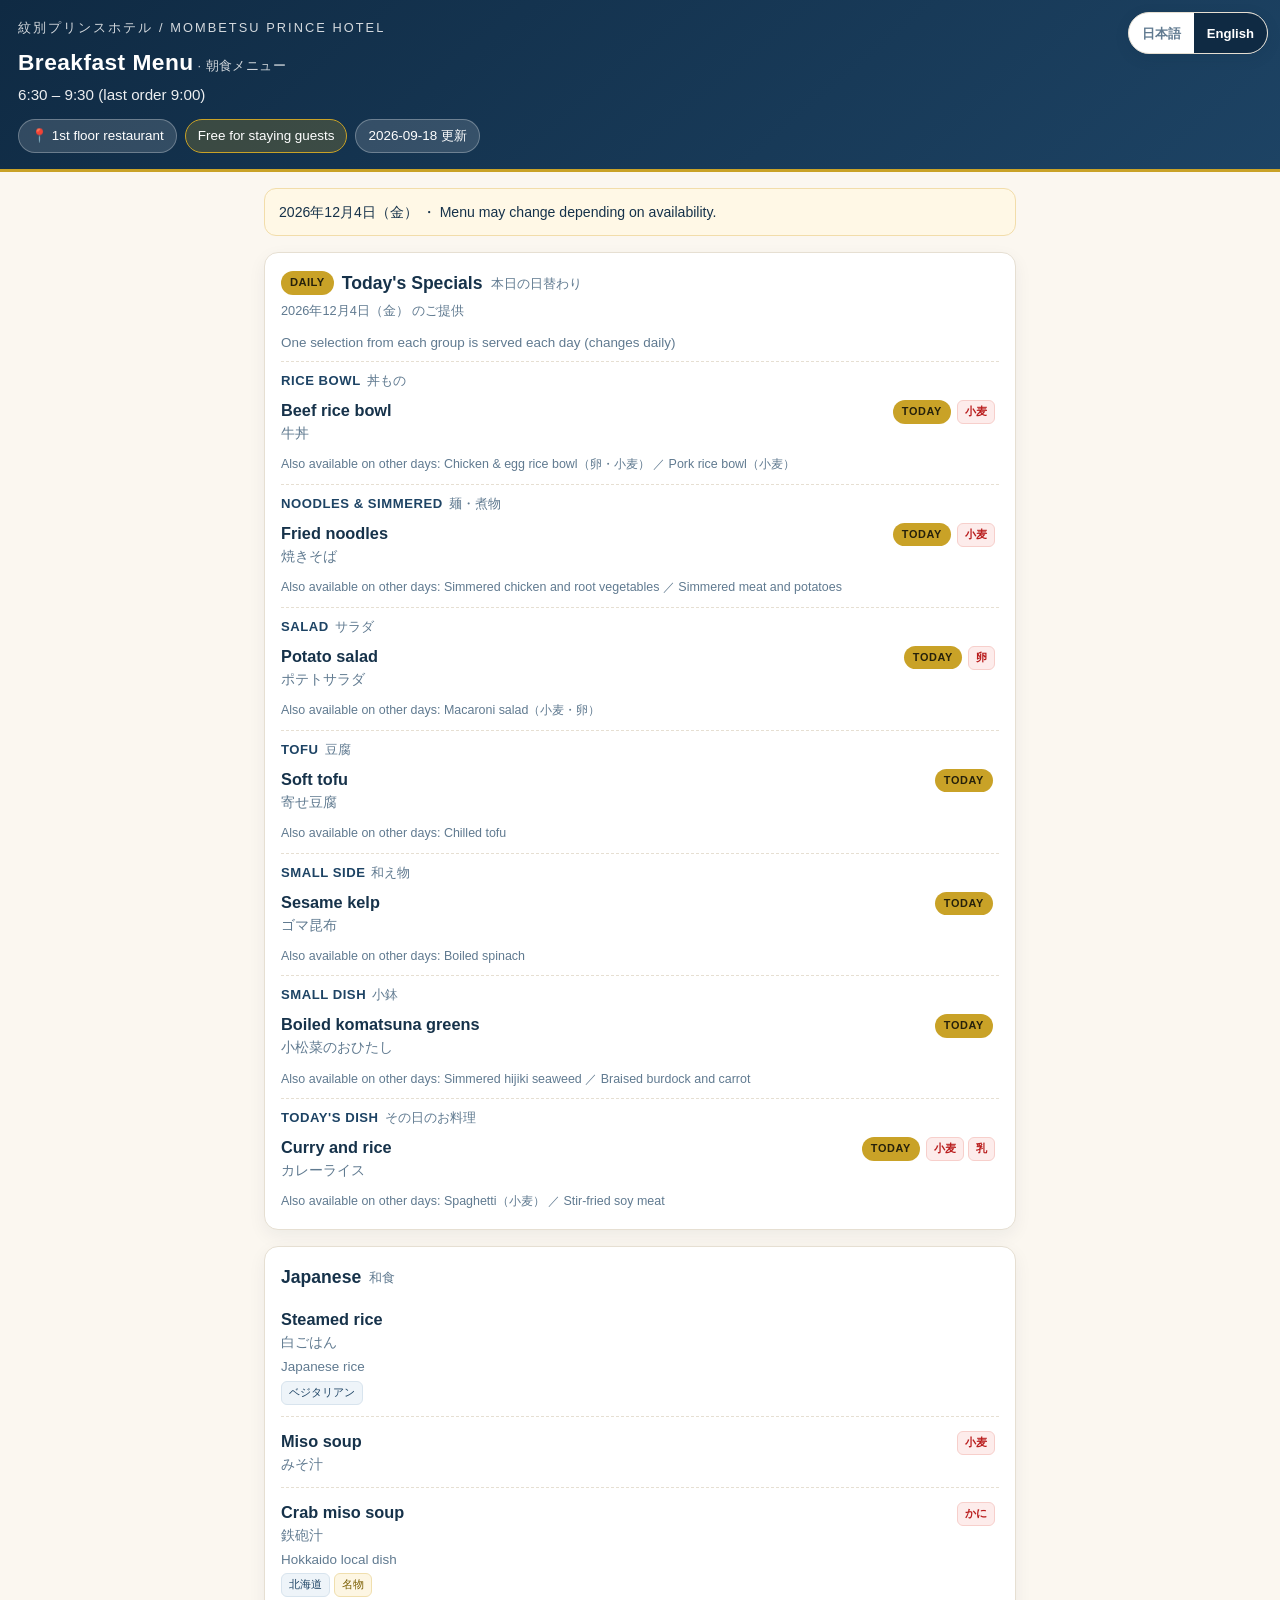
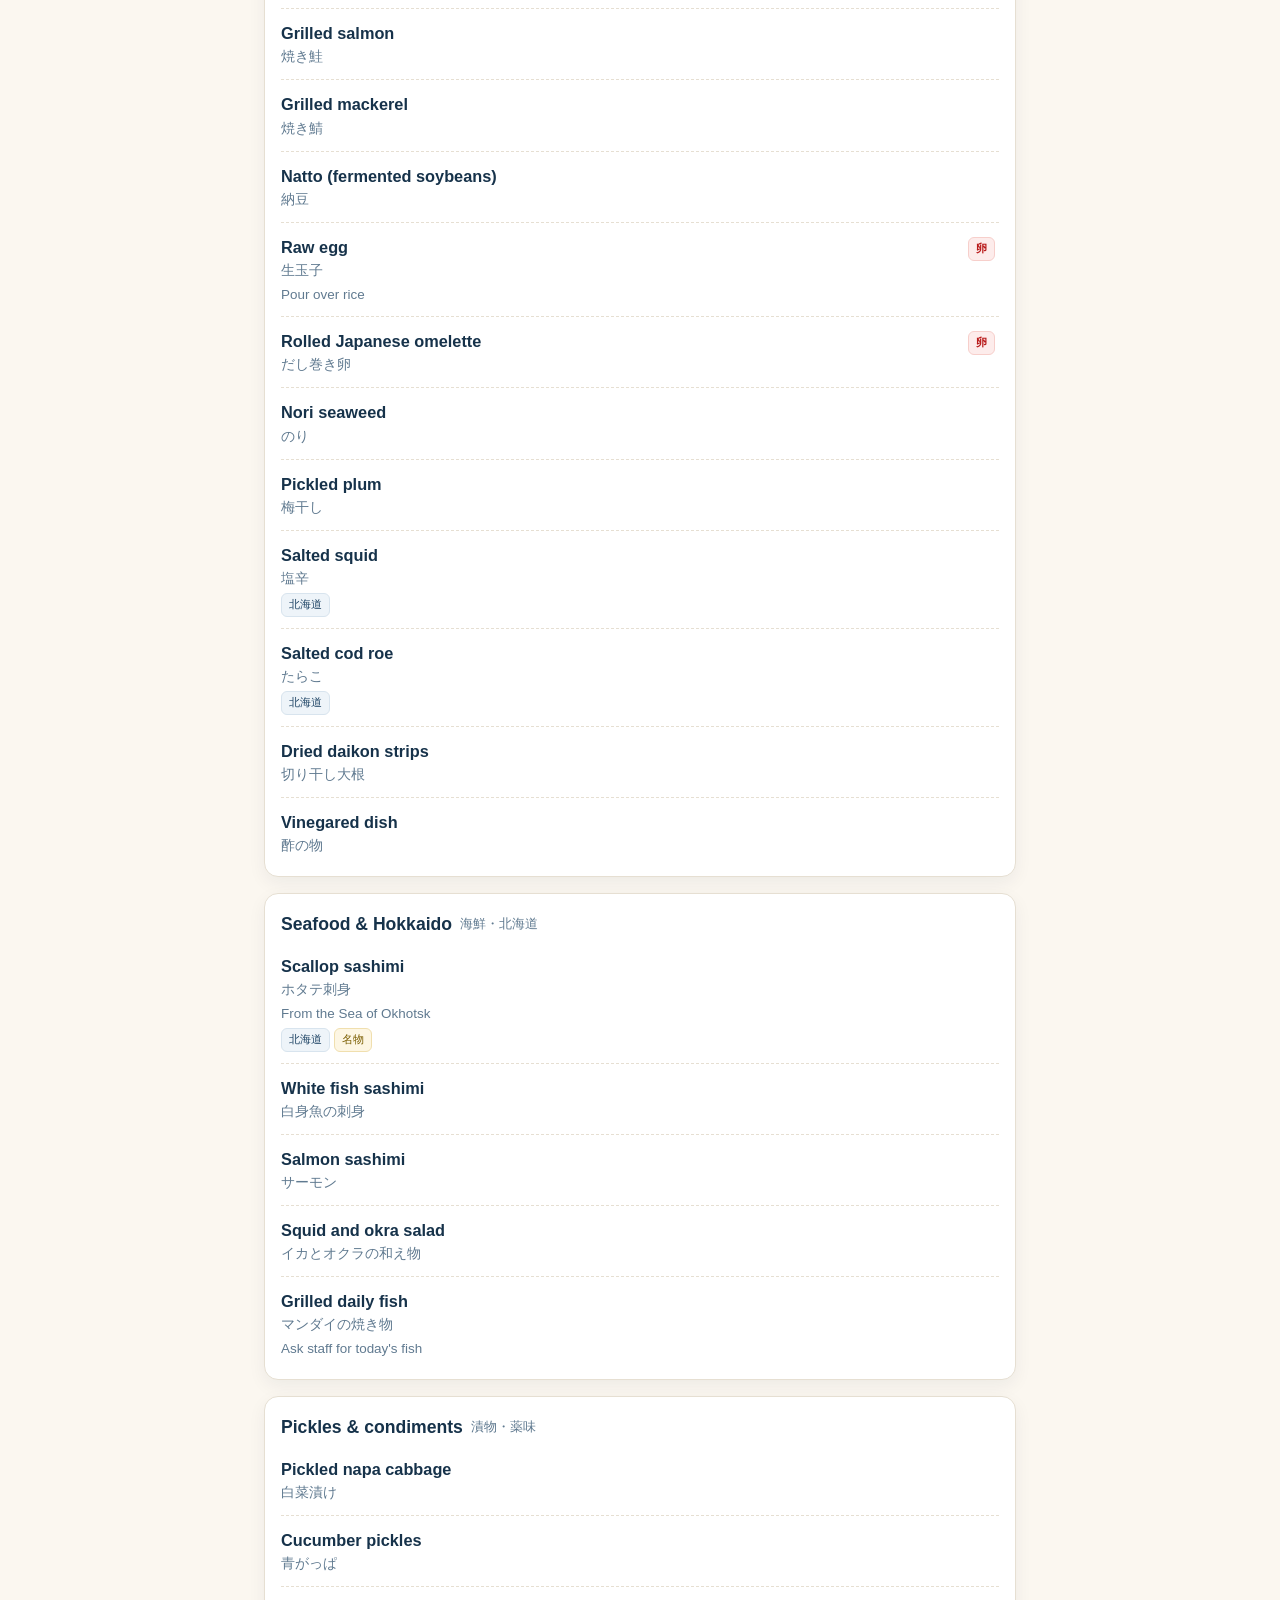
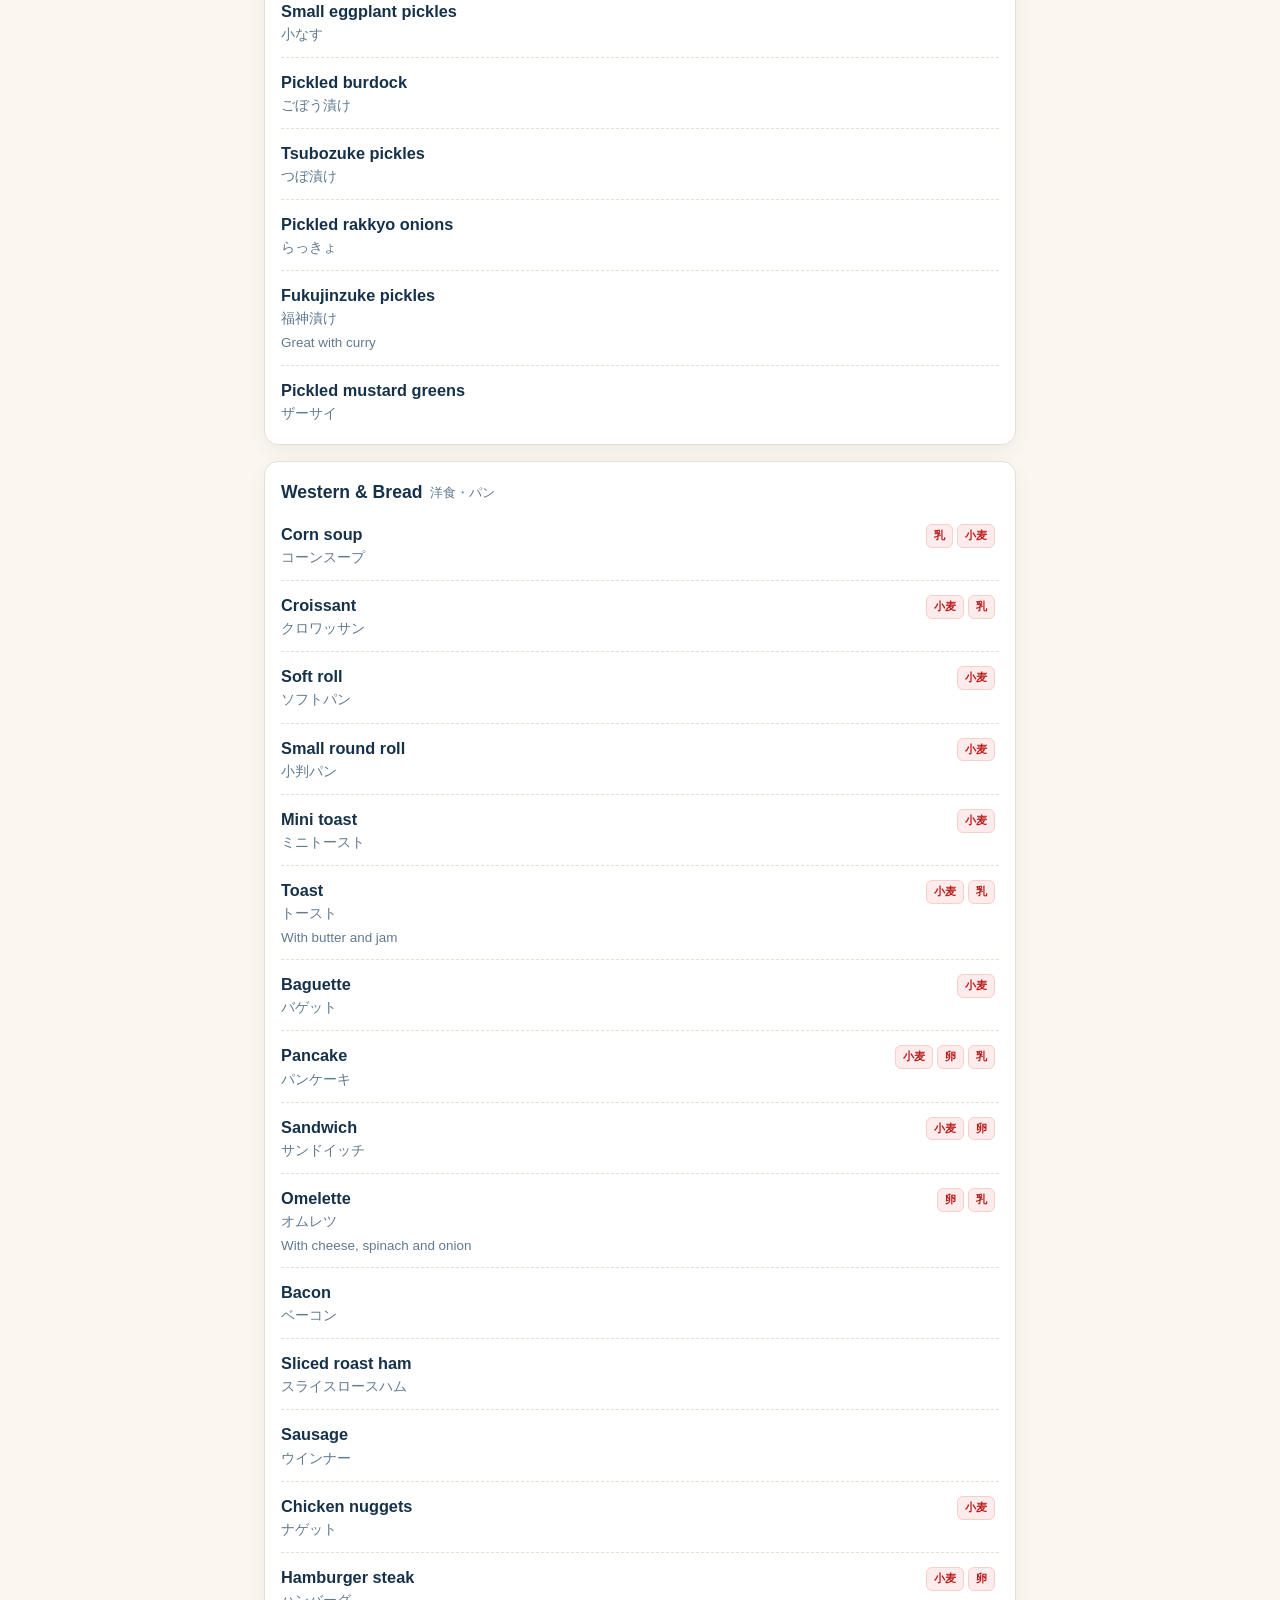
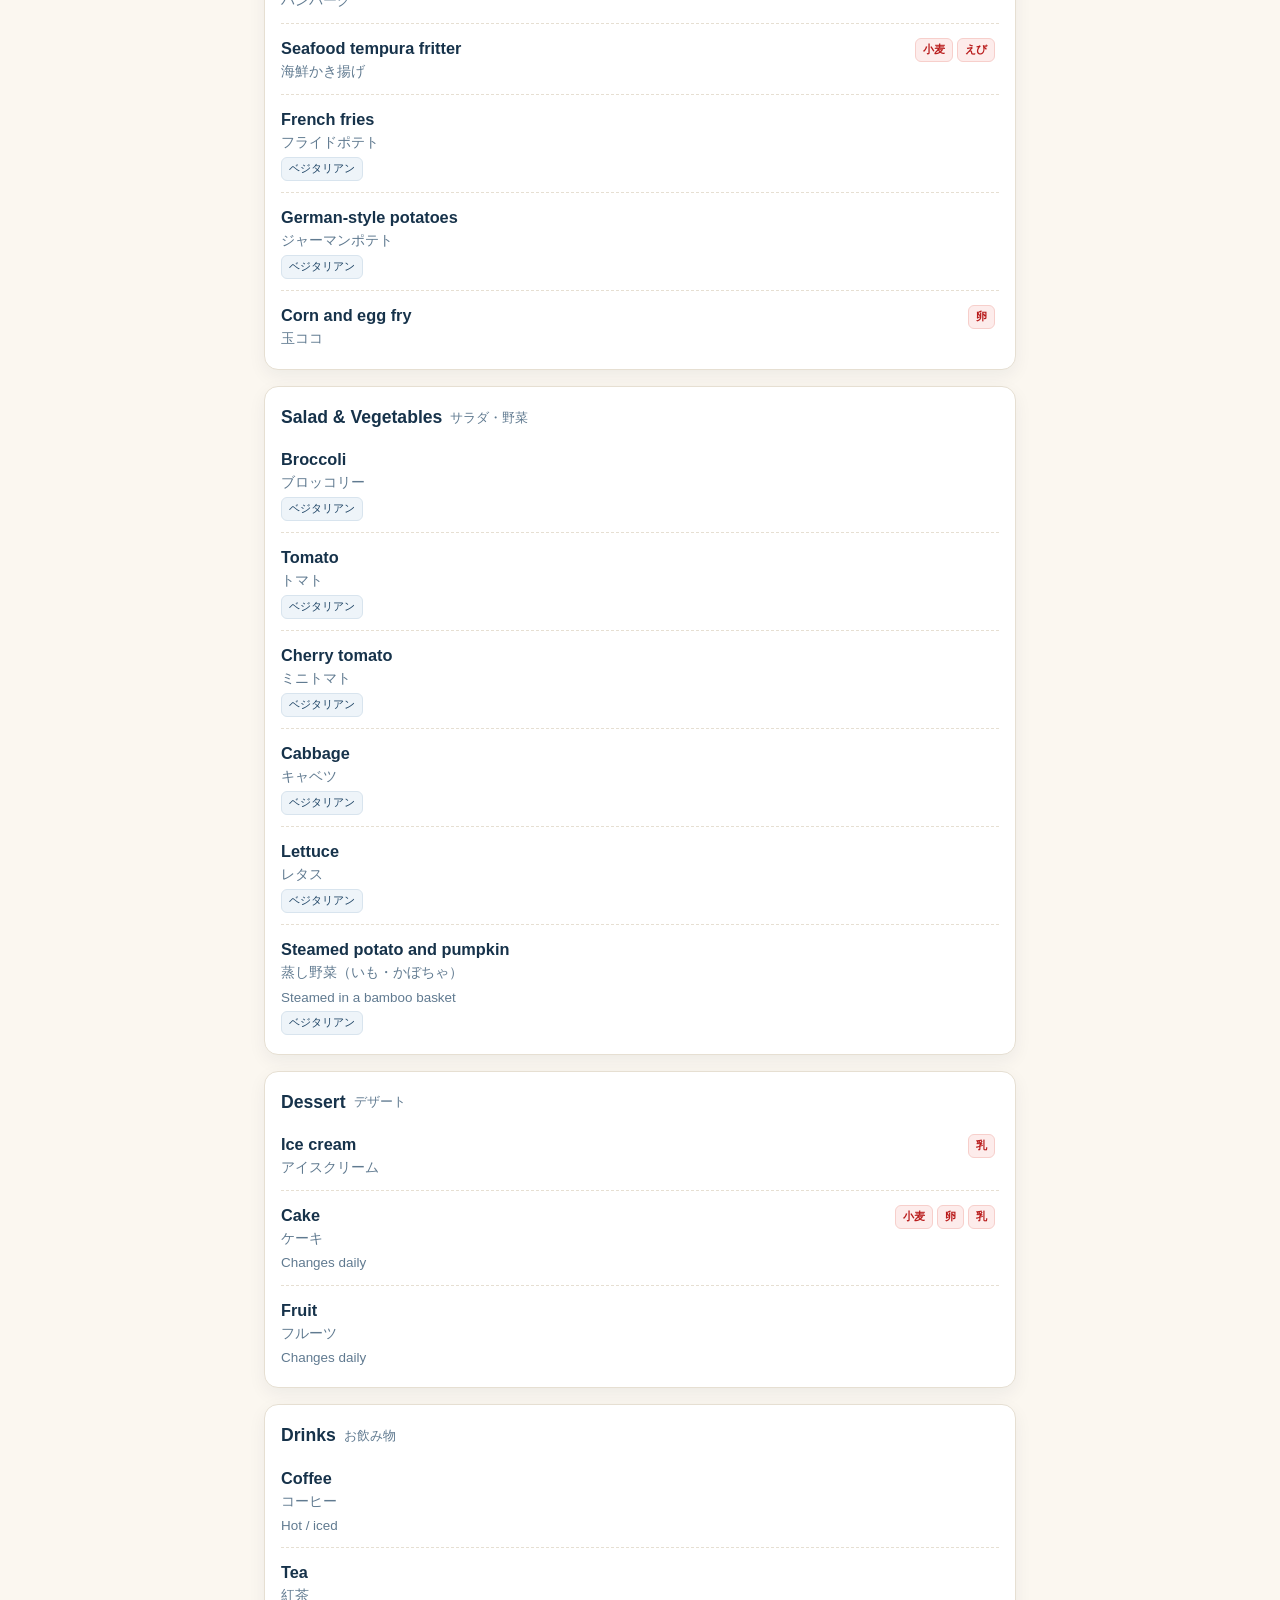
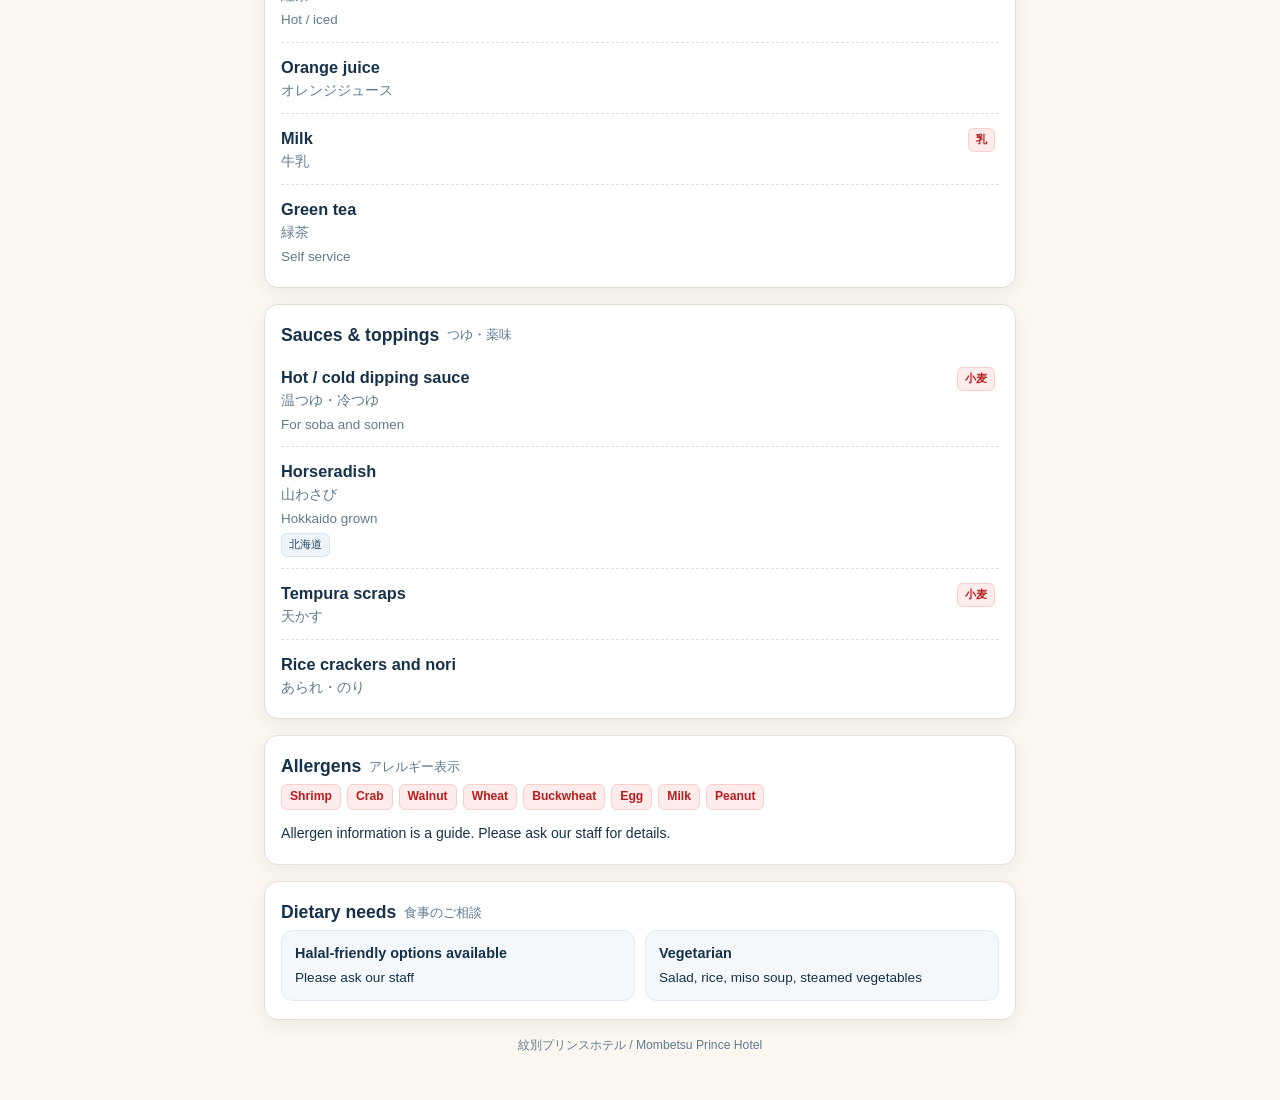
<file: index.html>
<!DOCTYPE html>
<html lang="ja">
<head>
<meta charset="UTF-8">
<meta name="viewport" content="width=device-width, initial-scale=1.0, viewport-fit=cover">
<meta name="theme-color" content="#0f2a43">
<title>朝食メニュー · Breakfast Menu</title>
<link rel="stylesheet" href="menu.css?v=2">
</head>
<body>

  <!-- tombol bahasa -->
  <div class="bahasa" id="pilihBahasa">
    <button data-bhs="jp" class="aktif">日本語</button>
    <button data-bhs="en">English</button>
  </div>

  <div id="isiMenu">
    <div class="wadah" style="padding-top:40px;text-align:center;color:#607a90">読み込み中… / Loading…</div>
  </div>

  <script src="menu-app.js?v=2"></script>
  <script>
  (function () {
    "use strict";
    var bhs = MenuSarapan.bahasaAwal();
    var data = null;

    function gambar() {
      if (!data) return;
      MenuSarapan.renderTamu(document.getElementById("isiMenu"), data, bhs);
      document.documentElement.lang = bhs === "en" ? "en" : "ja";
      document.querySelectorAll("#pilihBahasa button").forEach(function (b) {
        b.classList.toggle("aktif", b.dataset.bhs === bhs);
      });
    }

    document.querySelectorAll("#pilihBahasa button").forEach(function (b) {
      b.addEventListener("click", function () {
        bhs = b.dataset.bhs;
        MenuSarapan.simpanBahasa(bhs);
        gambar();
      });
    });

    MenuSarapan.muat().then(function (d) {
      if (!d) {
        document.getElementById("isiMenu").innerHTML =
          '<div class="wadah"><div class="catatan">メニューを読み込めませんでした 😢<br>menu.json がアップロードされているか確認してください。</div></div>';
        return;
      }
      data = d;
      gambar();
    });

    // data di-refresh tiap 30 menit (kalau menu harian diganti, tamu langsung lihat)
    setInterval(function () {
      MenuSarapan.muat().then(function (d) { if (d) { data = d; gambar(); } });
    }, 30 * 60 * 1000);

    // offline (service worker)
    if ("serviceWorker" in navigator) {
      window.addEventListener("load", function () {
        navigator.serviceWorker.register("sw.js").catch(function () {});
      });
    }
  })();
  </script>
</body>
</html>
</file>
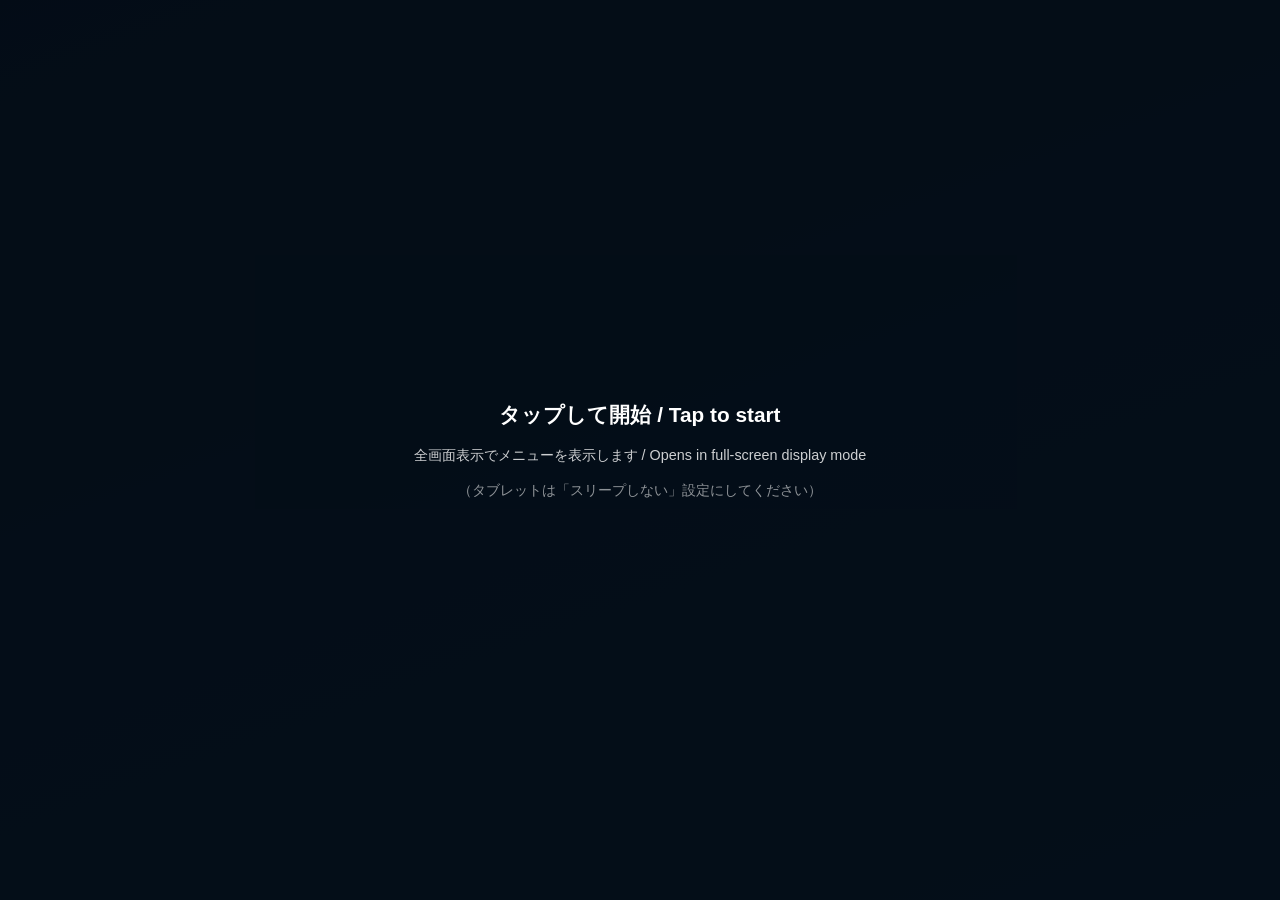
<file: layar.html>
<!DOCTYPE html>
<html lang="ja">
<head>
<meta charset="UTF-8">
<meta name="viewport" content="width=device-width, initial-scale=1.0, viewport-fit=cover">
<meta name="theme-color" content="#08182a">
<title>朝食メニュー · 館内表示（タブレット／サイネージ用）</title>
<link rel="stylesheet" href="menu.css?v=2">
</head>
<body class="layar-mode">

  <div id="layarIsi"></div>

  <div class="layar-bawah" id="layarBawah" style="display:none"></div>

  <div class="titik" id="titikSlide" style="position:fixed;left:50%;transform:translateX(-50%);bottom:calc(env(safe-area-inset-bottom) + 10px)"></div>

  <!-- overlay minta tap pertama (browser hanya izinkan fullscreen setelah sentuhan) -->
  <div class="minta-full" id="mintaFull">
    <b>タップして開始 / Tap to start</b>
    <span>全画面表示でメニューを表示します / Opens in full-screen display mode</span>
    <span style="opacity:.55">（タブレットは「スリープしない」設定にしてください）</span>
  </div>

  <script src="menu-app.js?v=2"></script>
  <script>
  (function () {
    "use strict";
    var bhs = MenuSarapan.bahasaAwal();
    var data = null;
    var daftar = [];
    var indeks = 0;
    var DURASI = 9000;           // ms per slide
    var timer = null;
    var geserPiksel = 0;

    function gambarSlide() {
      if (!daftar.length) return;
      var slide = daftar[indeks % daftar.length];
      MenuSarapan.renderSlide(document.getElementById("layarIsi"), slide, data, bhs);
      document.documentElement.lang = bhs === "en" ? "en" : "ja";
      // titik penanda
      document.getElementById("titikSlide").innerHTML = daftar.map(function (s, i) {
        return "<i class=\"" + (i === indeks % daftar.length ? "on" : "") + "\"></i>";
      }).join("");
      // anti burn-in: geser isi sedikit tiap putaran
      geserPiksel = (geserPiksel + 1) % 4;
      document.getElementById("layarIsi").style.transform =
        "translate(" + (geserPiksel - 1.5) * 2 + "px, " + (geserPiksel > 1 ? 1 : 0) + "px)";
    }

    function berikutnya() {
      indeks++;
      gambarSlide();
    }

    function mulaiPutar() {
      clearInterval(timer);
      gambarSlide();
      timer = setInterval(berikutnya, DURASI);
    }

    function muatData() {
      return MenuSarapan.muat().then(function (d) {
        if (!d) return;
        data = d;
        daftar = MenuSarapan.slideLayar(data, bhs);
        mulaiPutar();
      });
    }

    // ---- mode layar penuh ----
    function mintaLayarPenuh() {
      var el = document.documentElement;
      var fn = el.requestFullscreen || el.webkitRequestFullscreen || el.msRequestFullscreen;
      if (fn) { try { fn.call(el); } catch (e) {} }
      document.getElementById("mintaFull").style.display = "none";
    }

    document.getElementById("mintaFull").addEventListener("click", function () {
      mintaLayarPenuh();
      jagaBangun();
      muatData();
    });

    // biar layar tablet nggak mati sendiri
    var wake = null;
    function jagaBangun() {
      if ("wakeLock" in navigator) {
        navigator.wakeLock.request("screen").then(function (w) { wake = w; }).catch(function () {});
      }
    }
    document.addEventListener("visibilitychange", function () {
      if (document.visibilityState === "visible") { jagaBangun(); gambarSlide(); }
    });

    // sentuh untuk maju manual
    document.body.addEventListener("click", function () {
      if (document.getElementById("mintaFull").style.display !== "none") return;
      berikutnya();
    });

    // refresh data tiap 15 menit (menu harian ikut berubah)
    setInterval(function () {
      MenuSarapan.muat().then(function (d) {
        if (!d) return;
        data = d; daftar = MenuSarapan.slideLayar(data, bhs);
        if (indeks >= daftar.length) indeks = 0;
        gambarSlide();
      });
    }, 15 * 60 * 1000);

    if ("serviceWorker" in navigator) {
      window.addEventListener("load", function () {
        navigator.serviceWorker.register("sw.js").catch(function () {});
      });
    }

    // kalau sudah fullscreen (kiosk mode), langsung jalan tanpa perlu tap
    if (document.fullscreenElement) {
      document.getElementById("mintaFull").style.display = "none";
      muatData();
    }
  })();
  </script>
</body>
</html>
</file>
<file: menu.css>
/* ==========================================================================
   Menu Sarapan — gaya bersama (halaman tamu + mode layar)
   ========================================================================== */
:root {
  --navy: #0f2a43;
  --navy-soft: #1d4364;
  --emas: #c9a227;
  --kertas: #fbf7f0;
  --kartu: #ffffff;
  --teks: #16324a;
  --redup: #607a90;
  --garis: #e6dfd2;
  --alergi: #b91c1c;
}

* { box-sizing: border-box; -webkit-tap-highlight-color: transparent; }

body {
  margin: 0;
  font-family: -apple-system, BlinkMacSystemFont, "Hiragino Kaku Gothic ProN", "Yu Gothic",
               "Noto Sans JP", "Segoe UI", sans-serif;
  background: var(--kertas);
  color: var(--teks);
  line-height: 1.6;
}

/* ---------- kepala ---------- */
.kepala {
  background: linear-gradient(140deg, var(--navy), var(--navy-soft));
  color: #fff;
  padding: calc(env(safe-area-inset-top) + 18px) 18px 16px;
  border-bottom: 3px solid var(--emas);
}
.kepala .hotel { font-size: .8rem; letter-spacing: .16em; text-transform: uppercase; opacity: .82; }
.kepala h1 { margin: 6px 0 2px; font-size: 1.42rem; letter-spacing: .02em; }
.kepala .sub { font-size: .95rem; opacity: .92; }
.kepala .baris-info { display: flex; flex-wrap: wrap; gap: 8px; margin-top: 12px; }
.pil {
  background: rgba(255, 255, 255, .14);
  border: 1px solid rgba(255, 255, 255, .28);
  border-radius: 999px;
  padding: 5px 12px;
  font-size: .84rem;
}
.pil.emas { background: rgba(201, 162, 39, .22); border-color: var(--emas); }

/* ---------- isi ---------- */
.wadah { max-width: 780px; margin: 0 auto; padding: 16px 14px 44px; }

.kartu {
  background: var(--kartu);
  border: 1px solid var(--garis);
  border-radius: 14px;
  padding: 16px 16px 8px;
  margin: 0 0 16px;
  box-shadow: 0 6px 18px rgba(15, 42, 67, .06);
}
.kartu > h2 {
  margin: 0 0 4px;
  font-size: 1.1rem;
  display: flex;
  align-items: center;
  gap: 8px;
  flex-wrap: wrap;
}
.kartu > h2 .en { font-size: .82rem; color: var(--redup); font-weight: 500; }
.tanda-harian {
  background: var(--emas);
  color: #26210b;
  font-size: .7rem;
  font-weight: 700;
  border-radius: 999px;
  padding: 3px 9px;
  letter-spacing: .04em;
}
.tanggal { font-size: .8rem; color: var(--redup); margin: 2px 0 10px; }

.item { display: flex; gap: 10px; padding: 11px 0; border-top: 1px dashed var(--garis); }
.item:first-of-type { border-top: 0; }
.item .nama { font-weight: 700; font-size: 1.02rem; }
.item .nama .en { display: block; font-weight: 500; font-size: .86rem; color: var(--redup); }
.item .keterangan { font-size: .84rem; color: var(--redup); margin-top: 2px; }
.item .kanan { margin-left: auto; text-align: right; flex: 0 0 auto; }

.tag, .alergi {
  display: inline-block;
  font-size: .7rem;
  border-radius: 6px;
  padding: 2px 7px;
  margin: 3px 4px 0 0;
  white-space: nowrap;
}
.tag { background: #eef4f9; color: var(--navy-soft); border: 1px solid #d8e4ee; }
.tag.emas { background: #fdf6e3; color: #7a5d00; border-color: #f0dfae; }
.alergi { background: #fdeceb; color: var(--alergi); border: 1px solid #f7cfcb; font-weight: 700; }

/* ---------- alergi & catatan ---------- */
.legenda { display: flex; flex-wrap: wrap; gap: 6px; margin: 4px 0 12px; }
.legenda span {
  background: #fdeceb; color: var(--alergi); border: 1px solid #f7cfcb;
  border-radius: 6px; padding: 2px 8px; font-size: .76rem; font-weight: 700;
}
.catatan {
  background: #fff8e6; border: 1px solid #f2ddaa; border-radius: 12px;
  padding: 12px 14px; font-size: .88rem; margin-bottom: 16px;
}
.kurasi { display: flex; flex-wrap: wrap; gap: 10px; }
.kurasi > div {
  flex: 1 1 220px; background: #f4f8fb; border: 1px solid #dfeaf3;
  border-radius: 12px; padding: 11px 13px; font-size: .85rem;
}
.kurasi b { display: block; font-size: .9rem; margin-bottom: 2px; }

/* ---------- bahasa ---------- */
.bahasa {
  position: fixed; top: calc(env(safe-area-inset-top) + 12px); right: 12px; z-index: 20;
  display: flex; background: #fff; border: 1px solid var(--garis); border-radius: 999px;
  overflow: hidden; box-shadow: 0 4px 14px rgba(15, 42, 67, .14);
}
.bahasa button {
  border: 0; background: transparent; font: inherit; font-weight: 700; font-size: .82rem;
  padding: 8px 13px; min-height: 40px; cursor: pointer; color: var(--redup);
}
.bahasa button.aktif { background: var(--navy); color: #fff; }

.kaki { text-align: center; font-size: .76rem; color: var(--redup); margin-top: 6px; }

/* ---------- mode layar (layar.html) ---------- */
.layar-mode {
  background: linear-gradient(160deg, #08182a, #0f2a43 55%, #13314f);
  color: #fff;
  min-height: 100vh;
  padding: 2.2vh 2.6vw calc(2.2vh + env(safe-area-inset-bottom));
  display: flex;
  flex-direction: column;
}
.layar-atas { display: flex; align-items: flex-end; justify-content: space-between; gap: 14px; }
.layar-atas .hotel-name { font-size: clamp(1rem, 2.2vw, 1.5rem); letter-spacing: .1em; text-transform: uppercase; opacity: .85; }
.layar-atas .jam { font-size: clamp(1.1rem, 2.6vw, 1.9rem); font-weight: 700; color: #ffd76a; }
.layar-judul { margin: 1.4vh 0 .4vh; font-size: clamp(1.6rem, 4.6vw, 3.1rem); font-weight: 800; }
.layar-judul .en { display: block; font-size: clamp(.9rem, 2vw, 1.35rem); font-weight: 500; opacity: .78; }
.layar-isi {
  flex: 1; margin-top: 1.6vh;
  display: grid;
  grid-template-columns: repeat(auto-fit, minmax(260px, 1fr));
  gap: 1.5vh 2.2vw;
  align-content: start;
}
.kotak-item {
  background: rgba(255, 255, 255, .07);
  border: 1px solid rgba(255, 255, 255, .16);
  border-radius: 14px;
  padding: 1.5vh 1.2vw;
}
.kotak-item .nm { font-size: clamp(1.1rem, 2.5vw, 1.85rem); font-weight: 700; }
.kotak-item .en { font-size: clamp(.8rem, 1.5vw, 1.05rem); opacity: .78; }
.kotak-item .alergi { background: rgba(255, 120, 120, .16); color: #ffc9c9; border-color: rgba(255, 150, 150, .4); }
.layar-bawah {
  display: flex; align-items: center; justify-content: space-between;
  gap: 12px; margin-top: 1.6vh; font-size: clamp(.8rem, 1.5vw, 1.05rem);
}
.titik { display: flex; gap: 7px; }
.titik i { width: 11px; height: 11px; border-radius: 50%; background: rgba(255,255,255,.3); display: block; }
.titik i.on { background: #ffd76a; }
.minta-full {
  position: fixed; inset: 0; background: rgba(4, 12, 22, .94); color: #fff; z-index: 50;
  display: flex; flex-direction: column; align-items: center; justify-content: center; gap: 12px;
  text-align: center; padding: 24px; cursor: pointer;
}
.minta-full b { font-size: 1.3rem; }
.minta-full span { font-size: .9rem; opacity: .8; }

@media (max-width: 480px) {
  .bahasa { top: auto; bottom: calc(env(safe-area-inset-bottom) + 12px); right: 12px; }
}

/* ---------- grup 日替わり ---------- */
.grup-catatan { font-size: .84rem; color: var(--redup); margin: 2px 0 8px; }
.grup { border-top: 1px dashed var(--garis); padding: 8px 0 10px; }
.grup:first-of-type { border-top: 0; }
.grup-judul {
  font-size: .82rem; font-weight: 700; color: var(--navy-soft);
  letter-spacing: .04em; text-transform: uppercase; margin-bottom: 2px;
}
.grup-judul .en { text-transform: none; letter-spacing: 0; color: var(--redup); font-weight: 500; margin-left: 6px; }
.grup .item { padding: 4px 0; border-top: 0; }
.badge-kini {
  display: inline-block; background: var(--emas); color: #26210b; font-size: .68rem;
  font-weight: 800; border-radius: 999px; padding: 3px 9px; margin-right: 6px; letter-spacing: .06em;
}
.grup-lain { font-size: .78rem; color: var(--redup); margin-top: 6px; line-height: 1.5; }
.grup-nama { font-size: .82rem; letter-spacing: .08em; text-transform: uppercase; opacity: .75; margin-bottom: 2px; }
.grup-lain-layar { font-size: clamp(.7rem, 1.2vw, .9rem); opacity: .65; margin-top: 4px; }
</file>
